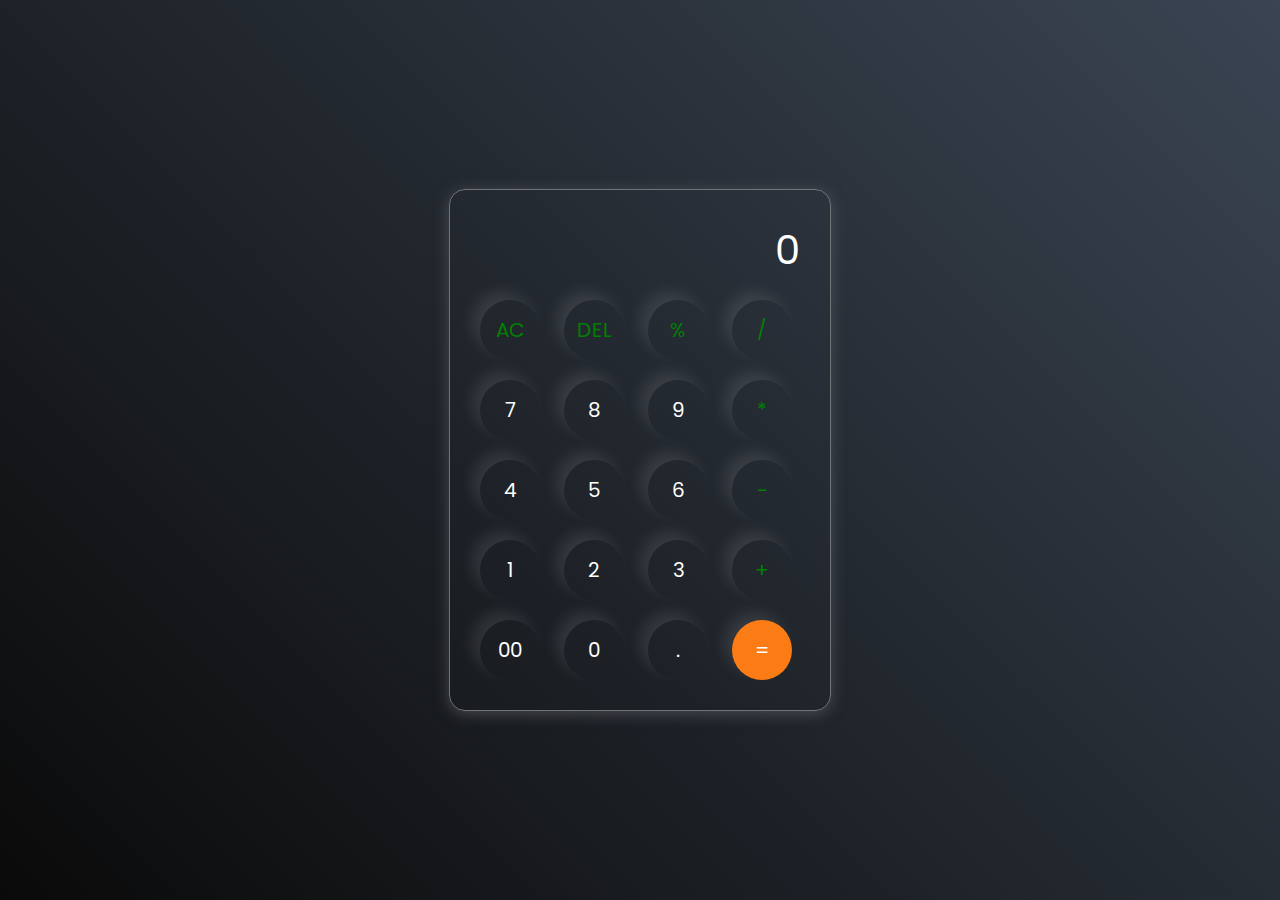
<file: Calculator/index.html>
<!DOCTYPE html>
<html lang="en">
<head>
    <meta charset="UTF-8">
    <meta name="viewport" content="width=device-width, initial-scale=1.0">
    <link rel="stylesheet" href="style.css">
    <title>CALCULATOR</title>
</head>
<body>
    <div class="calculator">
        <input type="text" placeholder="0" id="inputBox">
        <div>
            <button class="operator">AC</button>
            <button class="operator">DEL</button>
            <button class="operator">%</button>
            <button class="operator">/</button>
        </div>
        <div> 
            <button>7</button>
            <button>8</button>
            <button>9</button>
            <button class="operator">*</button>
        </div>
        <div>
            <button>4</button>
            <button>5</button>
            <button>6</button>
            <button class="operator">-</button>
        </div>
        <div>
            <button>1</button>
            <button>2</button>
            <button>3</button>
            <button class="operator">+</button>
        </div>
        <div>
            <button>00</button>
            <button>0</button>
            <button>.</button>
            <button class="equalBtn">=</button>
        </div>
    </div>
    <script src="script.js"></script>
</body>
</html>
</file>
<file: Calculator/style.css>
@import url('https://fonts.googleapis.com/css2?family=Poppins:ital,wght@0,100;0,200;0,300;0,400;0,500;0,600;0,700;0,800;0,900;1,100;1,200;1,300;1,400;1,500;1,600;1,700;1,800;1,900&display=swap');

*{
    margin: 0;
    padding: 0;
    box-sizing: border-box;
    font-family: "Poppins", sans-serif;
}

body{
    width: 100%;
    height: 100vh;
    display: flex;
    justify-content: center;
    align-items: center;
    background: linear-gradient(45deg,#0a0a0a, #3a4452);
}

.calculator{
    border: 1px solid #717377;
    padding: 20px;
    border-radius: 16px;
    background: transparent;
    box-shadow: 0px 3px 15px rgba(113, 115, 119, 0.5);
}

input{
    width: 320px;
    border: none;
    padding: 24;
    margin: 10px;
    background:transparent;
    box-shadow: 0px 3px 15px rgbs(84,84,84,0.1);
    font-size: 40px;
    text-align: right;
    cursor: pointer;
    color: #ffff;
}

input::placeholder{
    color:#ffff;
}

button{
    border: none;
    width: 60px ;
    height: 60px;
    margin: 10px;
    border-radius: 50%;
    background: transparent;
    color: #ffff;
    font-size: 20px;
    box-shadow: -8px -8px 15px rgba(255, 255, 255, 0.1);
    cursor: pointer;
}

.equalBtn{
    background-color: #fb7c14;

}

.operator{
    color: green;
}
</file>
